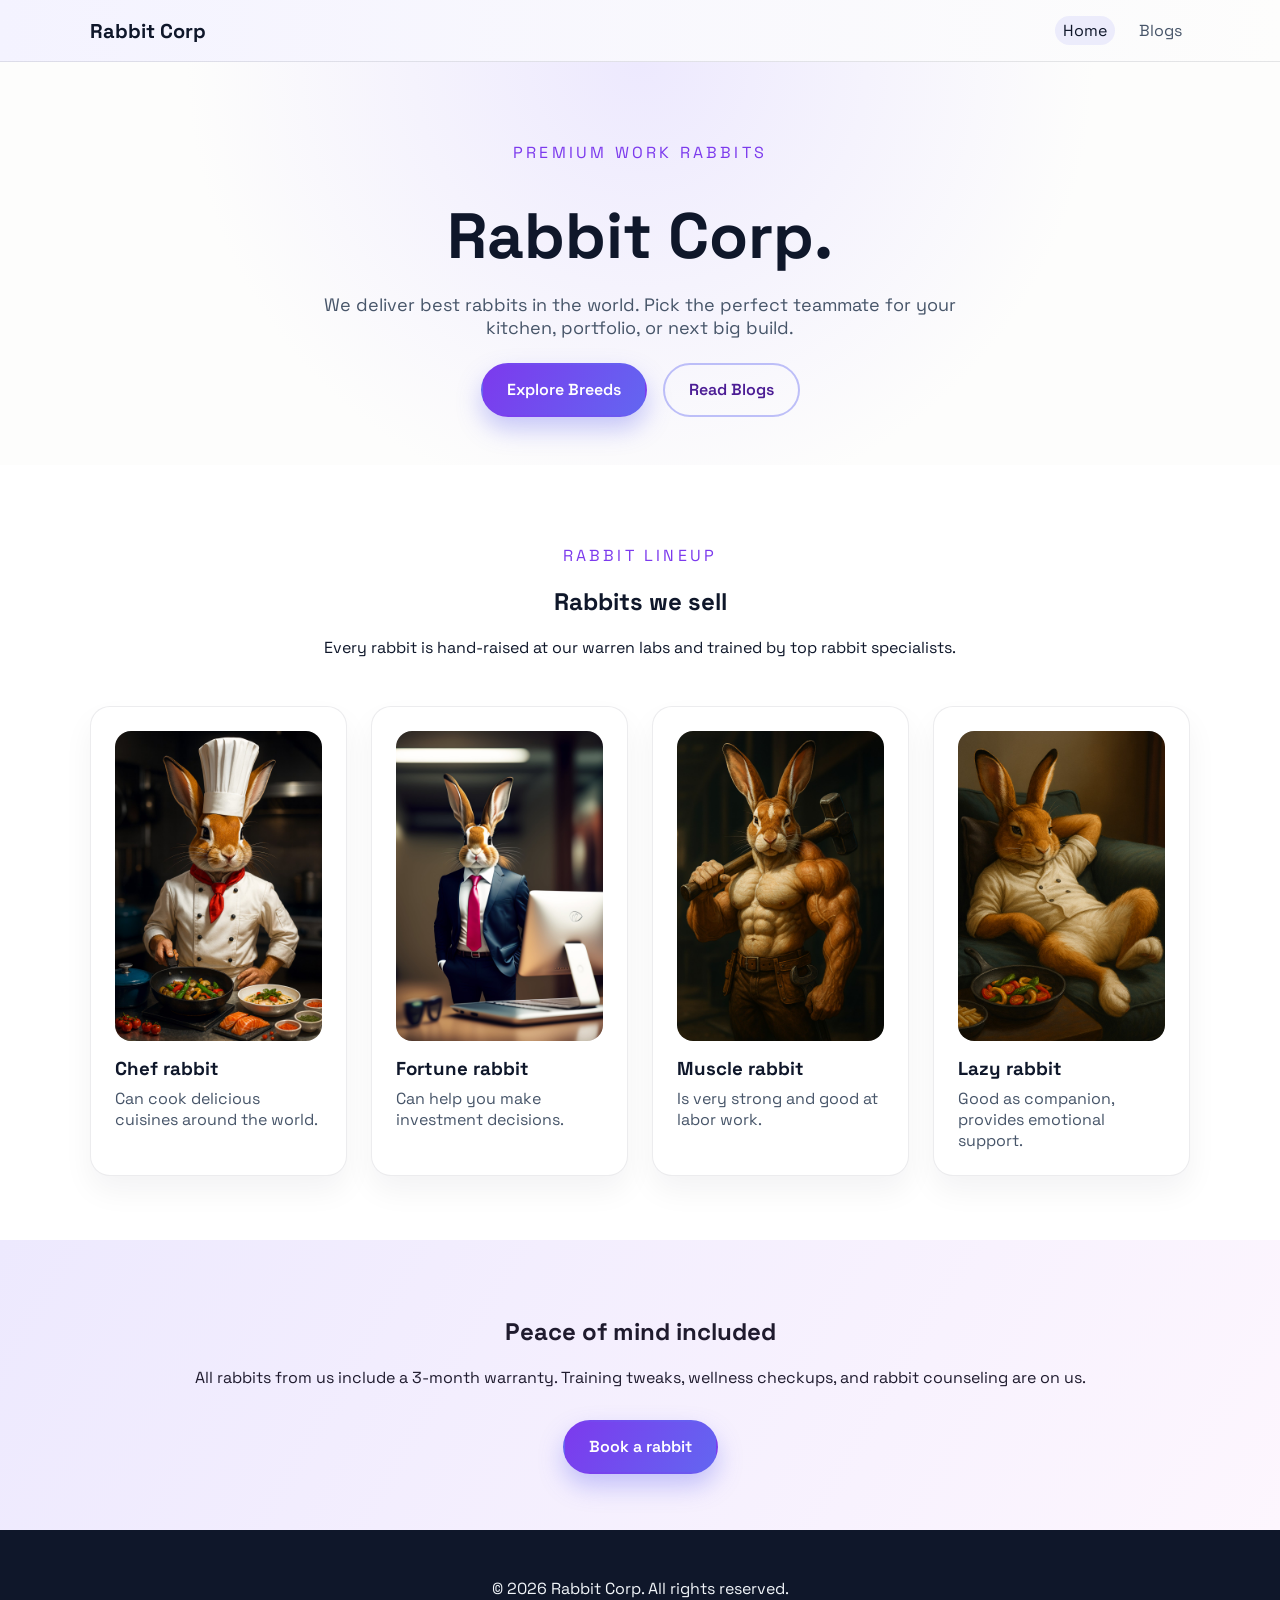
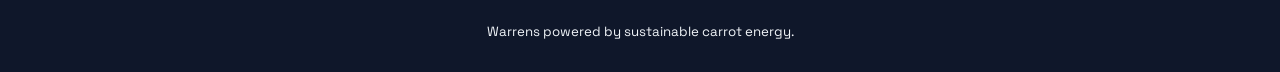
<file: index.html>
<!DOCTYPE html>
<html lang="en">

<head>
  <meta charset="UTF-8" />
  <meta name="viewport" content="width=device-width, initial-scale=1.0" />
  <title>Rabbit Corp | Elite Work Rabbits</title>
  <link rel="icon" href="images/favicon.svg" type="image/svg+xml">
  <link rel="preconnect" href="https://fonts.googleapis.com" />
  <link rel="preconnect" href="https://fonts.gstatic.com" crossorigin />
  <link href="https://fonts.googleapis.com/css2?family=Space+Grotesk:wght@400;600&display=swap" rel="stylesheet" />
  <link rel="stylesheet" href="styles.css" />
  <script defer src="script.js"></script>
</head>

<body>
  <header class="site-header">
    <div class="container header-inner">
      <a class="logo" href="index.html">Rabbit Corp</a>
      <nav class="nav">
        <a href="index.html" class="nav-link active">Home</a>
        <a href="blogs.html" class="nav-link">Blogs</a>
      </nav>
    </div>
  </header>

  <main>
    <section class="hero">
      <div class="container hero-content">
        <p class="eyebrow">Premium work rabbits</p>
        <h1>Rabbit Corp.</h1>
        <p class="subtitle">
          We deliver best rabbits in the world. Pick the perfect teammate for
          your kitchen, portfolio, or next big build.
        </p>
        <div class="hero-cta">
          <a class="btn primary" href="#breeds">Explore Breeds</a>
          <a class="btn ghost" href="blogs.html">Read Blogs</a>
        </div>
      </div>
    </section>

    <section id="breeds" class="breeds">
      <div class="container">
        <div class="section-heading">
          <p class="eyebrow">Rabbit lineup</p>
          <h2>Rabbits we sell</h2>
          <p>
            Every rabbit is hand-raised at our warren labs and trained by top
            rabbit specialists.
          </p>
        </div>

        <div class="grid">
          <article class="card">
            <img src="images/chef-rabbit.jpeg"
              alt="Chef rabbit cooking" />
            <div>
              <h3>Chef rabbit</h3>
              <p>Can cook delicious cuisines around the world.</p>
            </div>
          </article>

          <article class="card">
            <img src="images/fortune-rabbit.jpeg"
              alt="Fortune rabbit studying charts" />
            <div>
              <h3>Fortune rabbit</h3>
              <p>Can help you make investment decisions.</p>
            </div>
          </article>

          <article class="card">
            <img src="images/muscle-rabit.jpeg"
              alt="Muscle rabbit carrying a tool" />
            <div>
              <h3>Muscle rabbit</h3>
              <p>Is very strong and good at labor work.</p>
            </div>
          </article>

          <article class="card">
            <img src="images/lazy-rabbit.jpeg"
              alt="Lazy rabbit relaxing" />
            <div>
              <h3>Lazy rabbit</h3>
              <p>Good as companion, provides emotional support.</p>
            </div>
          </article>
        </div>
      </div>
    </section>

    <section class="cta">
      <div class="container">
        <h2>Peace of mind included</h2>
        <p>
          All rabbits from us include a 3-month warranty. Training tweaks,
          wellness checkups, and rabbit counseling are on us.
        </p>
        <a class="btn primary" href="#" id="book-rabbit-btn">Book a rabbit</a>
      </div>
    </section>
  </main>

  <footer class="site-footer">
    <div class="container footer-inner">
      <p>© <span id="year"></span> Rabbit Corp. All rights reserved.</p>
      <small>Warrens powered by sustainable carrot energy.</small>
    </div>
  </footer>
</body>

</html>
</file>
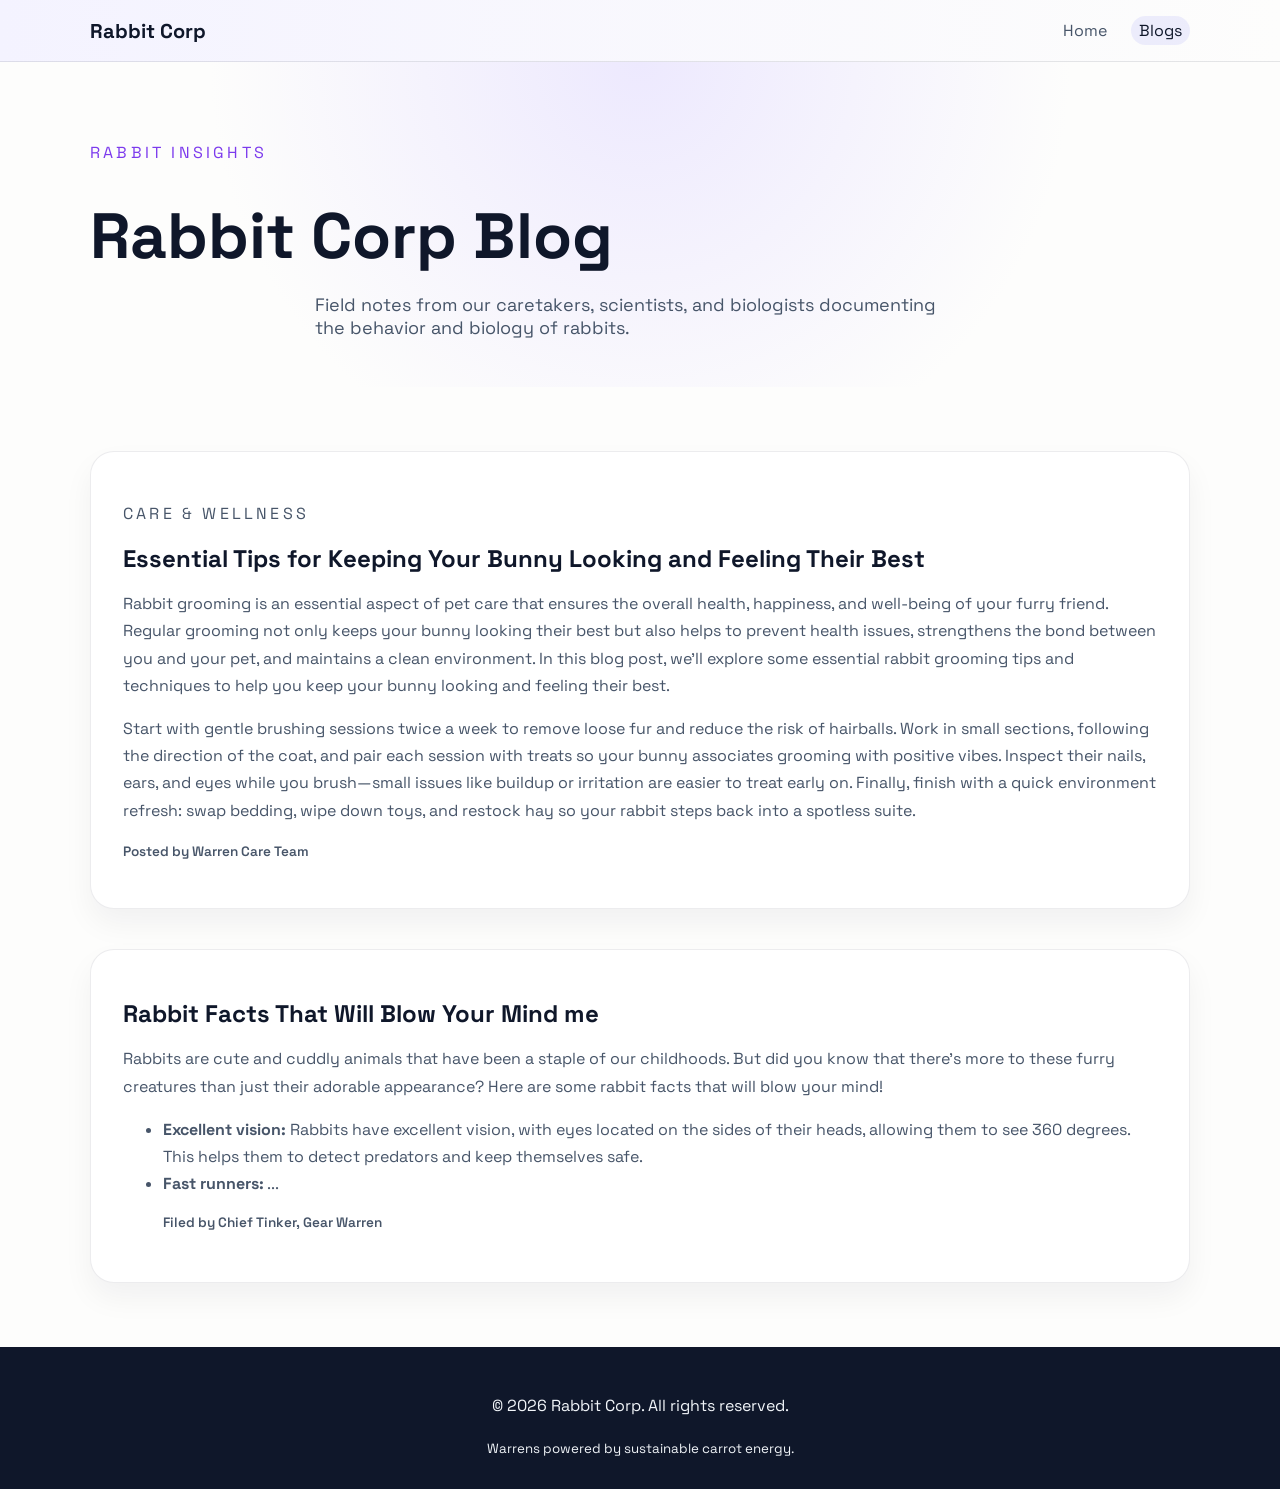
<file: blogs.html>
<!DOCTYPE html>
<html lang="en">

<head>
  <meta charset="UTF-8" />
  <meta name="viewport" content="width=device-width, initial-scale=1.0" />
  <title>Rabbit Corp Blogs</title>
  <link rel="preconnect" href="https://fonts.googleapis.com" />
  <link rel="preconnect" href="https://fonts.gstatic.com" crossorigin />
  <link href="https://fonts.googleapis.com/css2?family=Space+Grotesk:wght@400;600&display=swap" rel="stylesheet" />
  <link rel="stylesheet" href="styles.css" />
  <script defer src="script.js"></script>
</head>

<body>
  <header class="site-header">
    <div class="container header-inner">
      <a class="logo" href="index.html">Rabbit Corp</a>
      <nav class="nav">
        <a href="index.html" class="nav-link">Home</a>
        <a href="blogs.html" class="nav-link active">Blogs</a>
      </nav>
    </div>
  </header>

  <main>
    <section class="hero blog-hero">
      <div class="container hero-content">
        <p class="eyebrow">Rabbit insights</p>
        <h1>Rabbit Corp Blog</h1>
        <p class="subtitle">
          Field notes from our caretakers, scientists, and biologists documenting
          the behavior and biology of rabbits.
        </p>
      </div>
    </section>

    <section class="blog-list container">
      <article class="blog-article">
        <header>
          <p class="eyebrow">Care & Wellness</p>
          <h2>Essential Tips for Keeping Your Bunny Looking and Feeling Their Best</h2>
        </header>
        <p>
          Rabbit grooming is an essential aspect of pet care that ensures the overall
          health, happiness, and well-being of your furry friend. Regular grooming not
          only keeps your bunny looking their best but also helps to prevent health
          issues, strengthens the bond between you and your pet, and maintains a clean
          environment. In this blog post, we'll explore some essential rabbit grooming
          tips and techniques to help you keep your bunny looking and feeling their best.
        </p>
        <p>
          Start with gentle brushing sessions twice a week to remove loose fur and reduce
          the risk of hairballs. Work in small sections, following the direction of the
          coat, and pair each session with treats so your bunny associates grooming with
          positive vibes. Inspect their nails, ears, and eyes while you brush—small issues
          like buildup or irritation are easier to treat early on. Finally, finish with a
          quick environment refresh: swap bedding, wipe down toys, and restock hay so your
          rabbit steps back into a spotless suite.
        </p>
        <p class="article-meta">Posted by Warren Care Team</p>
      </article>

      <article class="blog-article">
        <header>
          <p class="eyebrow"></p>
          <h2>Rabbit Facts That Will Blow Your Mind me</h2>
        </header>
        <p>
          Rabbits are cute and cuddly animals that have been a staple of our childhoods. But did you know that there's
          more to these furry creatures than just their adorable appearance? Here are some rabbit facts that will blow
          your mind!
        </p>
        <ul>
          <li>
            <strong>Excellent vision:</strong>
            Rabbits have excellent vision, with eyes located on the sides of their heads, allowing them to see 360 degrees. This
            helps them to detect predators and keep themselves safe.
          </li>
          <li>
            <strong>Fast runners:</strong>
            ...
          </li>
        <p class="article-meta">Filed by Chief Tinker, Gear Warren</p>
      </article>
    </section>
  </main>

  <footer class="site-footer">
    <div class="container footer-inner">
      <p>© <span id="year"></span> Rabbit Corp. All rights reserved.</p>
      <small>Warrens powered by sustainable carrot energy.</small>
    </div>
  </footer>
</body>

</html>
</file>
<file: styles.css>
:root {
  font-family: "Space Grotesk", system-ui, -apple-system, BlinkMacSystemFont,
    "Segoe UI", sans-serif;
  color: #0f172a;
  background-color: #fdfdfc;
}

*,
*::before,
*::after {
  box-sizing: border-box;
}

body {
  margin: 0;
  color: #0f172a;
  background-color: #fdfdfc;
}

img {
  max-width: 100%;
  display: block;
  border-radius: 16px;
}

.container {
  width: min(1100px, 90vw);
  margin: 0 auto;
}

.site-header {
  position: sticky;
  top: 0;
  background: linear-gradient(90deg, #f4f3ff, #fdfdfc);
  border-bottom: 1px solid rgba(15, 23, 42, 0.1);
  z-index: 10;
}

.header-inner {
  display: flex;
  align-items: center;
  justify-content: space-between;
  padding: 1rem 0;
}

.logo {
  text-decoration: none;
  font-weight: 700;
  font-size: 1.25rem;
  color: #0f172a;
}

.nav {
  display: flex;
  gap: 1rem;
}

.nav-link {
  text-decoration: none;
  color: #475569;
  padding: 0.25rem 0.5rem;
  border-radius: 999px;
  transition: background-color 0.2s ease, color 0.2s ease;
}

.nav-link:hover,
.nav-link.active {
  color: #0f172a;
  background-color: rgba(99, 102, 241, 0.1);
}

.hero {
  padding: 4rem 0 3rem;
  text-align: center;
  background: radial-gradient(circle at top, #ede9fe, transparent 60%);
}

.blog-hero {
  text-align: left;
}

.hero-content {
  display: flex;
  flex-direction: column;
  gap: 1rem;
}

.eyebrow {
  text-transform: uppercase;
  letter-spacing: 0.2em;
  font-size: 1rem;
  color: #7c3aed;
}

h1 {
  font-size: clamp(2.5rem, 5vw, 4rem);
  margin: 0;
}

.subtitle {
  color: #475569;
  font-size: 1.125rem;
  margin: 0 auto;
  max-width: 650px;
}

.hero-cta {
  display: flex;
  flex-wrap: wrap;
  justify-content: center;
  gap: 1rem;
  margin-top: 0.5rem;
}

.btn {
  text-decoration: none;
  font-weight: 600;
  padding: 0.9rem 1.5rem;
  border-radius: 999px;
  border: 2px solid transparent;
  transition: transform 0.2s ease, box-shadow 0.2s ease;
}

.btn.primary {
  background: linear-gradient(120deg, #7c3aed, #6366f1);
  color: #fff;
  box-shadow: 0 12px 24px rgba(99, 102, 241, 0.35);
}

.btn.ghost {
  border-color: rgba(99, 102, 241, 0.4);
  color: #4c1d95;
}

.btn:hover {
  transform: translateY(-2px);
}

.breeds {
  padding: 4rem 0;
  background-color: #fff;
}

.section-heading {
  text-align: center;
  margin-bottom: 3rem;
}

.grid {
  display: grid;
  grid-template-columns: repeat(auto-fit, minmax(240px, 1fr));
  gap: 1.5rem;
}

.card {
  padding: 1.5rem;
  border: 1px solid rgba(15, 23, 42, 0.08);
  border-radius: 20px;
  background: #ffffff;
  box-shadow: 0 15px 30px rgba(15, 23, 42, 0.05);
  display: flex;
  flex-direction: column;
  gap: 1rem;
}

.card h3 {
  margin: 0 0 0.5rem;
}

.card p {
  margin: 0;
  color: #475569;
}

.cta {
  padding: 3.5rem 0;
  text-align: center;
  background: linear-gradient(120deg, #ede9fe, #fdf6fe);
  color: #1f1b2e;
}

.cta .btn {
  margin-top: 1rem;
  display: inline-block;
}

.site-footer {
  padding: 2rem 0;
  background-color: #0f172a;
  color: #f1f5f9;
}

.footer-inner {
  display: flex;
  flex-direction: column;
  gap: 0.5rem;
  text-align: center;
}

.blog-list {
  padding: 4rem 0;
  display: flex;
  flex-direction: column;
  gap: 2.5rem;
}

.blog-article {
  padding: 2rem;
  border-radius: 24px;
  border: 1px solid rgba(15, 23, 42, 0.08);
  background-color: #fff;
  box-shadow: 0 15px 30px rgba(15, 23, 42, 0.05);
}

.blog-article h2 {
  margin: 0.2rem 0 1rem;
}

.blog-article p, ul {
  color: #475569;
  line-height: 1.7;
}

.article-meta {
  font-size: 0.85rem;
  color: #312e81;
  font-weight: 600;
}

@media (max-width: 600px) {
  .header-inner {
    flex-direction: column;
    gap: 0.5rem;
  }

  .hero {
    padding: 3rem 0 2rem;
  }

  .blog-article {
    padding: 1.5rem;
  }
}
</file>
